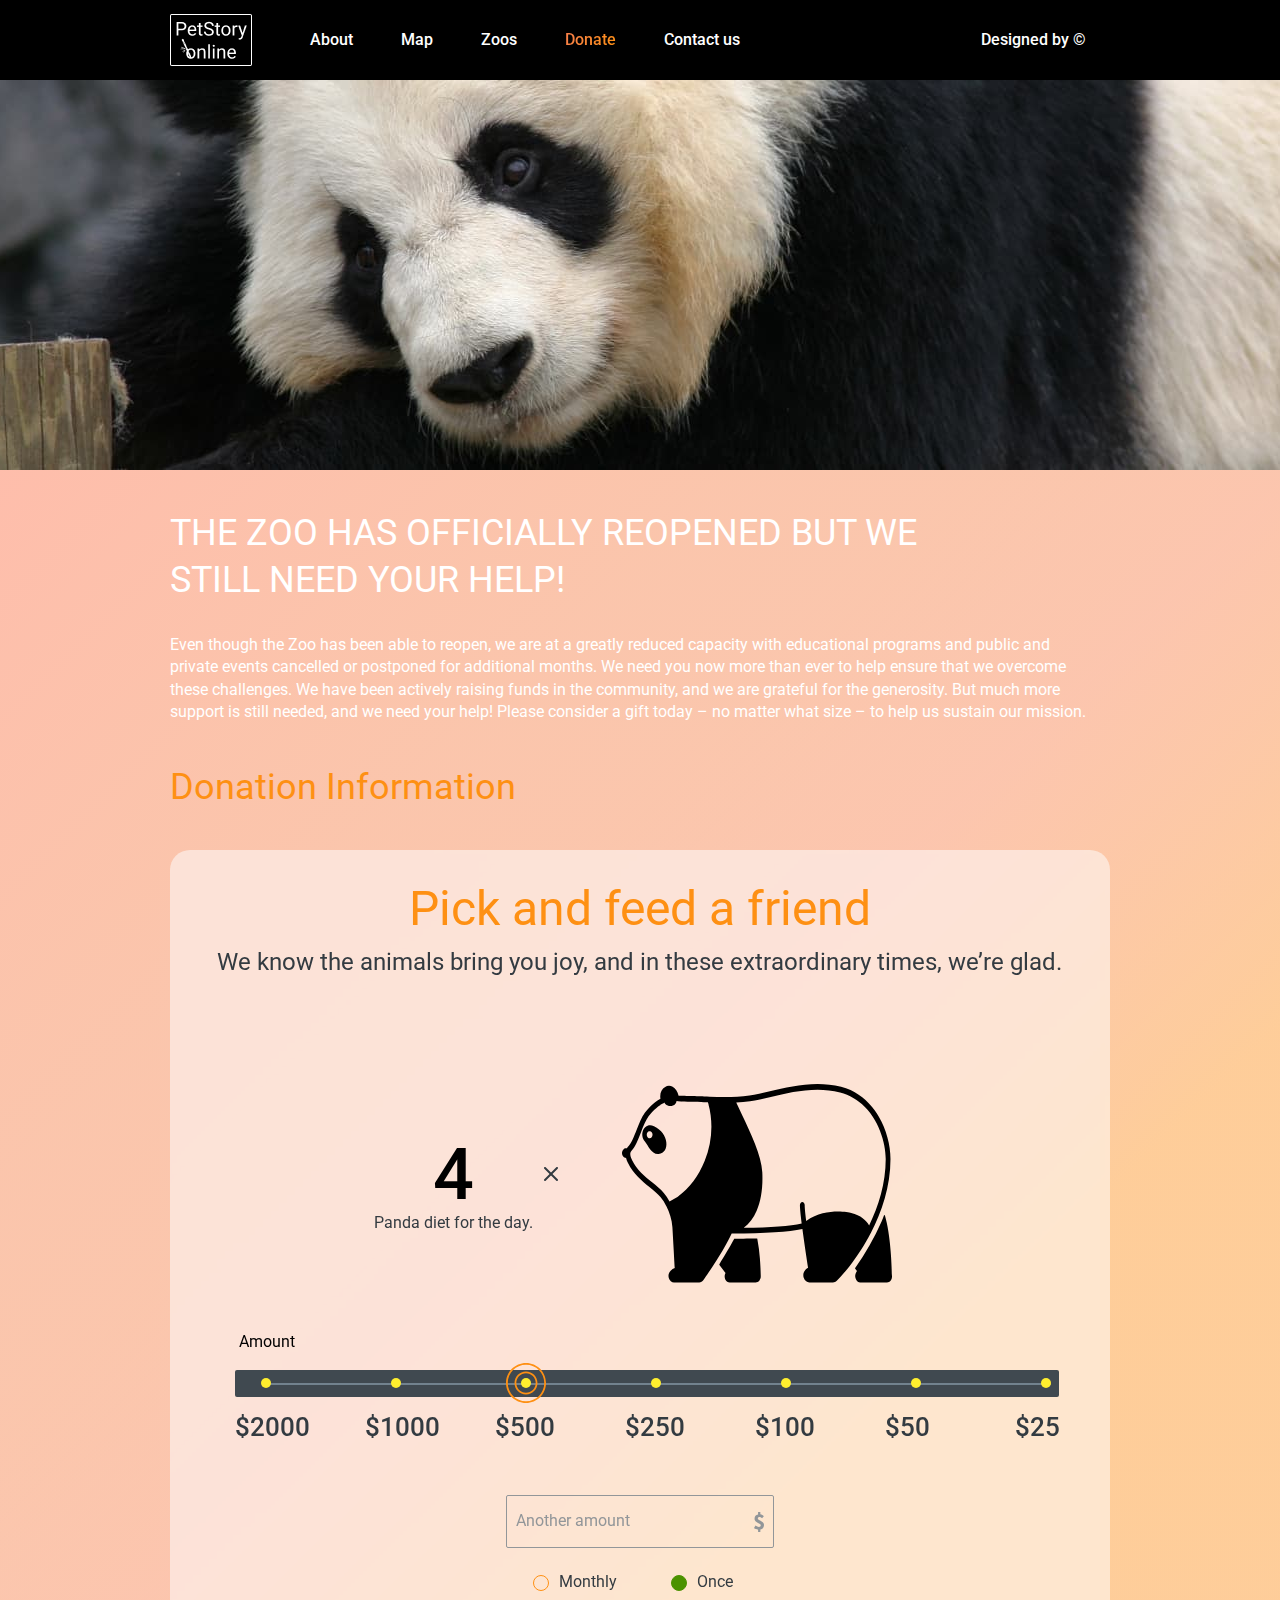
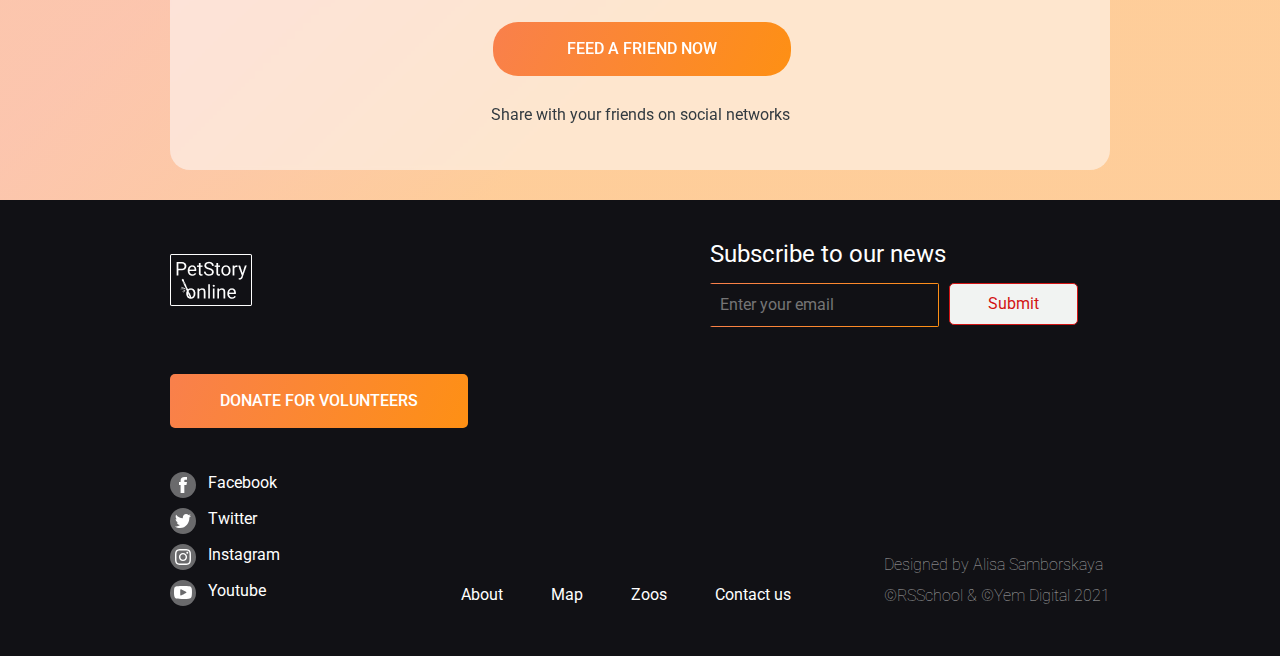
<file: pages/donate/index.html>
<!DOCTYPE html>
<html lang="en">
  <head>
    <meta charset="UTF-8" />
    <meta http-equiv="X-UA-Compatible" content="IE=edge" />
    <meta name="viewport" content="width=device-width, initial-scale=1.0" />
    <title>PetStory Online</title>
    <link rel="stylesheet" href="../../assets/stylesheets/normalize.css" />
    <link rel="stylesheet" href="../../assets/stylesheets/main.css" />
  </head>
  <body>
    <header class="header" id="page-head">
      <div class="container inner-header">
        <a href="../../pages/main/index.html">
          <div class="header-logo"></div>
        </a>
        <nav>
          <div class="header-item"><a href="../main/index.html">About</a></div>
          <div class="header-item"><a href="">Map</a></div>
          <div class="header-item"><a href="">Zoos</a></div>
          <div class="header-item">
            <a class="current-item">Donate</a>
          </div>
          <div class="header-item"><a href="">Contact us</a></div>
        </nav>

        <div class="header-item header-item-last">
          <a
            href="https://www.figma.com/file/jfEFwkXVj1WRq7sUHDr8os/PetStory-online">
            Designed by ©
          </a>
        </div>

        <div class="hamburger">
          <span class="hamburger-line"></span>
        </div>
      </div>
    </header>

    <h1 class="visually-hidden">PetStory online</h1>

    <section class="watch-online watch-online_donate"></section>

    <section class="pick-and-feed pick-and-feed_donate">
      <div class="donation-info container">
        <h2 class="donation-info__header">
          The zoo has officially reopened but we still need your help!
        </h2>

        <p class="donation-info__content">
          Even though the Zoo has been able to reopen, we are at a greatly
          reduced capacity with educational programs and public and private
          events cancelled or postponed for additional months. We need you now
          more than ever to help ensure that we overcome these challenges. We
          have been actively raising funds in the community, and we are grateful
          for the generosity. But much more support is still needed, and we need
          your help! Please consider a gift today – no matter what size – to
          help us sustain our mission.
        </p>

        <h3 class="donation-info__notice">Donation Information</h3>
      </div>

      <div class="info-field container">
        <div class="info-field__inner">
          <h2 class="info-field__inner-header">Pick and feed a friend</h2>

          <p class="info-field__inner-content">
            We know the animals bring you joy, and in these extraordinary times,
            we’re glad.
          </p>

          <div class="animal-diet">
            <div class="animal-diet__perday">
              <p class="animal-diet__perday_number">4</p>
              <p class="animal-diet__perday_text">Panda diet for the day.</p>
            </div>

            <img
              class="animal-diet__x"
              src="../../assets/icons/x_icon.svg"
              alt="" />

            <img
              class="animal-diet__icon"
              src="../../assets/icons/panda_widget1.svg"
              alt="" />
          </div>

          <div class="donation-block">
            <p class="donation-block-header">Amount</p>

            <form>
              <div class="radio-buttons">
                <div class="bckgrnd-line"></div>
                <input
                  type="radio"
                  id="first-1"
                  class="first-pos"
                  name="section-1"
                  value="0" />
                <label for="first-1">
                  <div class="first-sec"></div>
                  <span class="first-point"></span>
                </label>

                <input
                  type="radio"
                  id="second-1"
                  class="second-pos"
                  name="section-1"
                  value="1" />
                <label for="second-1">
                  <div class="second-sec"></div>
                  <span class="second-point"></span>
                </label>

                <input
                  type="radio"
                  id="third-1"
                  class="third-pos"
                  name="section-1"
                  value="2"
                  checked />
                <label for="third-1">
                  <div class="third-sec"></div>
                  <span class="third-point"></span>
                </label>

                <input
                  type="radio"
                  id="fourth-1"
                  class="fourth-pos"
                  name="section-1"
                  value="4" />
                <label for="fourth-1">
                  <div class="fourth-sec"></div>
                  <span class="fourth-point"></span>
                </label>

                <input
                  type="radio"
                  id="fifth-1"
                  class="fifth-pos"
                  name="section-1"
                  value="5" />
                <label for="fifth-1">
                  <div class="fifth-sec"></div>
                  <span class="fifth-point"></span>
                </label>

                <input
                  type="radio"
                  id="sixth-1"
                  class="sixth-pos"
                  name="section-1"
                  value="6" />
                <label for="sixth-1">
                  <div class="sixth-sec"></div>
                  <span class="sixth-point"></span>
                </label>

                <input
                  type="radio"
                  id="seventh-1"
                  class="seventh-pos"
                  name="section-1"
                  value="7" />
                <label for="seventh-1">
                  <div class="seventh-sec"></div>
                  <span class="seventh-point"></span>
                </label>

                <input
                  type="radio"
                  id="eighth-1"
                  class="eighth-pos"
                  name="section-1"
                  value="8" />
                <label for="eighth-1">
                  <div class="eighth-sec"></div>
                  <span class="eighth-point"></span>
                </label>

                <div class="slider">
                  <svg
                    width="40"
                    height="40"
                    viewBox="0 0 40 40"
                    fill="none"
                    xmlns="http://www.w3.org/2000/svg">
                    <path
                      fill-rule="evenodd"
                      clip-rule="evenodd"
                      d="M31.4774 19.9999C31.4774 26.3438 26.3443 31.4769 20.0004 31.4769C13.6566 31.4769 8.52344 26.3438 8.52344 19.9999C8.52344 13.6561 13.6566 8.52295 20.0004 8.52295C26.3443 8.52295 31.4774 13.6561 31.4774 19.9999ZM20.0004 10.3147C25.3757 10.3147 29.7341 14.6246 29.7341 19.9999C29.7341 25.3752 25.3757 29.7336 20.0004 29.7336C14.6251 29.7336 10.3152 25.3752 10.3152 19.9999C10.3152 14.6246 14.6251 10.3147 20.0004 10.3147Z"
                      fill="#FE9013" />
                    <path
                      fill-rule="evenodd"
                      clip-rule="evenodd"
                      d="M20 0C31.0412 0 40 8.95884 40 20C40 31.0412 31.0412 40 20 40C8.95884 40 0 31.0412 0 20C0 8.95884 8.95884 0 20 0ZM20 1.79177C30.0726 1.79177 38.2567 9.92736 38.2567 20C38.2567 30.0726 30.0726 38.2567 20 38.2567C9.92736 38.2567 1.79177 30.0726 1.79177 20C1.79177 9.92736 9.92736 1.79177 20 1.79177Z"
                      fill="#FE9013" />
                  </svg>
                </div>
              </div>
            </form>

            <div class="donation-amount">
              <p class="donation-amount__number">$5000</p>
              <p class="donation-amount__number">$2000</p>
              <p class="donation-amount__number">$1000</p>
              <p class="donation-amount__number">$500</p>
              <p class="donation-amount__number">$250</p>
              <p class="donation-amount__number">$100</p>
              <p class="donation-amount__number">$50</p>
              <p class="donation-amount__number">$25</p>
            </div>
          </div>

          <form class="amount-form">
            <section class="input-amount">
              <label>
                <input
                  type="number"
                  inputmode="numeric"
                  placeholder="Another amount"
                  onKeyUp="if(this.value>9999){this.value='9999';}else if(this.value<0){this.value='0';}" />
                <svg
                  class="input-currency"
                  width="10"
                  height="20"
                  viewBox="0 0 10 20"
                  fill="none"
                  xmlns="http://www.w3.org/2000/svg">
                  <path
                    d="M8.07792 6.25974C7.66234 5.87013 7.24675 5.58442 6.85714 5.37662C6.46753 5.19481 6.02597 5.09091 5.53247 5.09091C4.96104 5.09091 4.54545 5.22078 4.25974 5.45455C3.97403 5.68831 3.81818 6.07792 3.81818 6.5974C3.81818 6.96104 3.97403 7.2987 4.28571 7.53247C4.5974 7.79221 4.96104 8.02597 5.42857 8.25974C5.8961 8.49351 6.38961 8.72727 6.90909 8.98701C7.42857 9.24675 7.92208 9.53247 8.38961 9.8961C8.85714 10.2597 9.22078 10.6753 9.53247 11.1948C9.84416 11.7143 10 12.3377 10 13.0649C10 14.1818 9.68831 15.1429 9.09091 15.9481C8.49351 16.7532 7.55844 17.2727 6.36364 17.5584V20H4.1039V17.6623C3.42857 17.5844 2.7013 17.4026 1.94805 17.0909C1.19481 16.7792 0.545455 16.3896 0 15.8961L1.50649 13.5844C2.1039 14.026 2.67532 14.3636 3.19481 14.5974C3.74026 14.8312 4.28571 14.9351 4.83117 14.9351C5.48052 14.9351 5.97403 14.8052 6.25974 14.5455C6.57143 14.2857 6.72727 13.8701 6.72727 13.3247C6.72727 12.9091 6.57143 12.5714 6.25974 12.2857C5.94805 12 5.58442 11.7403 5.11688 11.4805C4.64935 11.2208 4.15584 10.961 3.63636 10.7013C3.11688 10.4416 2.62338 10.1299 2.15584 9.76623C1.68831 9.4026 1.32468 8.98701 1.01299 8.49351C0.701299 8 0.545455 7.42857 0.545455 6.72727C0.545455 5.58442 0.857143 4.62338 1.48052 3.87013C2.1039 3.11688 2.98701 2.62338 4.07792 2.41558V0H6.33766V2.36364C7.09091 2.46753 7.74026 2.7013 8.31169 3.03896C8.88312 3.37662 9.37662 3.79221 9.84416 4.28571L8.07792 6.25974Z"
                    fill="#929699" />
                </svg>
              </label>
            </section>
          </form>

          <form class="pick-frequency">
            <div class="pick-container">
              <div class="pick-radio">
                <input id="monthly" name="radio" type="radio" />
                <label for="monthly" class="pick-radio-label">Monthly</label>

                <input id="once" name="radio" type="radio" checked />
                <label for="once" class="pick-radio-label">Once</label>
              </div>
            </div>
          </form>

          <form class="pick-and-feed__button_donate">
            <button class="button feed-button">Feed a friend now</button>
          </form>

          <p class="donation-notice">
            Share with your friends on social networks
          </p>
        </div>
      </div>
    </section>

    <section class="footer">
      <div class="footer-container container">
        <div class="footer-info">
          <a href="#page-head">
            <div class="header-logo footer-logo"></div>
          </a>

          <form
            class="footer__button"
            action="../../pages/donate/index.html"
            target="_blank">
            <button class="button">Donate for volunteers</button>
          </form>

          <div class="footer-socials">
            <div class="footer-socials__el-wrapper">
              <a href="https://www.facebook.com/">
                <div class="footer-socials__el">
                  <svg
                    class="footer-socials__el-logo"
                    width="26"
                    height="26"
                    viewBox="0 0 26 26"
                    fill="none"
                    xmlns="http://www.w3.org/2000/svg">
                    <circle
                      cx="13"
                      cy="13"
                      r="13"
                      fill="#C4C4C4"
                      fill-opacity="0.5" />
                    <path
                      fill-rule="evenodd"
                      clip-rule="evenodd"
                      d="M17 7.75008H15.4C14.2983 7.75008 14.3334 8.14316 14.3334 8.8619V9.99991H17L16.4666 13H14.3334V21H10.6V13H9V9.99991H10.6V8.58692C10.6 6.33782 11.7974 5 14.6268 5H17V7.75008Z"
                      fill="white" />
                  </svg>
                  <p class="footer-socials__el-text">Facebook</p>
                </div>
              </a>
            </div>

            <div class="footer-socials__el-wrapper">
              <a href="https://www.twitter.com/">
                <div class="footer-socials__el">
                  <svg
                    class="footer-socials__el-logo"
                    width="26"
                    height="26"
                    viewBox="0 0 26 26"
                    fill="none"
                    xmlns="http://www.w3.org/2000/svg">
                    <circle
                      cx="13"
                      cy="13"
                      r="13"
                      fill="#C4C4C4"
                      fill-opacity="0.5" />
                    <path
                      fill-rule="evenodd"
                      clip-rule="evenodd"
                      d="M21 7.65713C20.4114 7.93821 19.7787 8.12837 19.1147 8.21377C19.7923 7.77623 20.313 7.08372 20.5579 6.25827C19.9237 6.6633 19.2211 6.95752 18.4734 7.11604C17.8747 6.42906 17.0216 6 16.0774 6C14.2646 6 12.7949 7.58227 12.7949 9.53414C12.7949 9.81108 12.8238 10.0809 12.8798 10.3397C10.1517 10.1923 7.73296 8.7851 6.11392 6.6467C5.83136 7.16877 5.66944 7.77589 5.66944 8.42363C5.66944 9.64979 6.24896 10.7316 7.12976 11.3655C6.59168 11.347 6.08544 11.1882 5.64304 10.9235C5.64272 10.938 5.64272 10.9529 5.64272 10.9677C5.64272 12.6802 6.77424 14.1086 8.27584 14.4334C8.00048 14.5142 7.7104 14.5576 7.41104 14.5576C7.19952 14.5576 6.99392 14.5353 6.79344 14.4939C7.2112 15.898 8.42336 16.92 9.85984 16.9485C8.73648 17.8964 7.32096 18.4615 5.78304 18.4615C5.51808 18.4615 5.2568 18.4447 5 18.412C6.45264 19.4148 8.17824 20 10.0318 20C16.0698 20 19.3715 14.6144 19.3715 9.94401C19.3715 9.79068 19.3683 9.63821 19.3621 9.4866C20.0035 8.98839 20.56 8.36589 21 7.65713Z"
                      fill="white" />
                  </svg>

                  <p class="footer-socials__el-text">Twitter</p>
                </div>
              </a>
            </div>

            <div class="footer-socials__el-wrapper">
              <a href="https://www.instagram.com/">
                <div class="footer-socials__el">
                  <svg
                    class="footer-socials__el-logo"
                    width="26"
                    height="26"
                    viewBox="0 0 26 26"
                    fill="none"
                    xmlns="http://www.w3.org/2000/svg">
                    <circle
                      cx="13"
                      cy="13"
                      r="13"
                      fill="#C4C4C4"
                      fill-opacity="0.5" />
                    <path
                      fill-rule="evenodd"
                      clip-rule="evenodd"
                      d="M9.70172 5.04829C8.8501 5.087 8.26863 5.22215 7.75974 5.42002C7.23357 5.62431 6.78768 5.89803 6.34294 6.34276C5.89791 6.78749 5.62447 7.23351 5.42017 7.75967C5.2223 8.26869 5.08701 8.85014 5.04829 9.7016C5.00929 10.5549 5 10.8272 5 13C5 15.1728 5.00929 15.4449 5.04829 16.2984C5.08701 17.1499 5.2223 17.7313 5.42017 18.24C5.62447 18.7662 5.89791 19.2125 6.34294 19.6571C6.78768 20.102 7.23357 20.3754 7.75974 20.58C8.26863 20.7779 8.8501 20.913 9.70172 20.9517C10.5551 20.9907 10.8274 21 13.0001 21C15.1729 21 15.4452 20.9907 16.2986 20.9517C17.15 20.913 17.7315 20.7779 18.2407 20.58C18.7664 20.3754 19.2127 20.102 19.6575 19.6571C20.1022 19.2125 20.3755 18.7662 20.5801 18.24C20.7778 17.7313 20.9133 17.1499 20.952 16.2984C20.991 15.4449 21 15.1728 21 13C21 10.8272 20.991 10.5549 20.952 9.7016C20.9133 8.85014 20.7778 8.26869 20.5801 7.75967C20.3755 7.23351 20.1022 6.78749 19.6575 6.34276C19.2127 5.89803 18.7664 5.62431 18.2407 5.42002C17.7315 5.22215 17.15 5.087 16.2986 5.04829C15.4452 5.00943 15.1729 5 13.0001 5C10.8274 5 10.5551 5.00943 9.70172 5.04829ZM9.76747 19.5116C8.98742 19.4761 8.56382 19.3461 8.28209 19.2364C7.9085 19.091 7.6422 18.9177 7.36218 18.6378C7.08216 18.358 6.90886 18.0915 6.76357 17.7181C6.65399 17.4362 6.52384 17.0126 6.48812 16.2326C6.44969 15.389 6.44141 15.1359 6.44141 12.9999C6.44141 10.8637 6.44969 10.6108 6.48812 9.76709C6.52384 8.9872 6.65399 8.56362 6.76357 8.28175C6.90886 7.90831 7.08216 7.64173 7.36218 7.36186C7.6422 7.08199 7.9085 6.90841 8.28209 6.76355C8.56382 6.65398 8.98742 6.52369 9.76747 6.48797C10.611 6.44954 10.8641 6.4414 13.0001 6.4414C15.1361 6.4414 15.3891 6.44954 16.233 6.48797C17.0128 6.52369 17.4364 6.65398 17.7184 6.76355C18.0918 6.90841 18.3583 7.08199 18.6382 7.36186C18.9182 7.64173 19.0913 7.90831 19.2366 8.28175C19.3462 8.56362 19.4765 8.9872 19.5122 9.76709C19.5507 10.6108 19.5585 10.8637 19.5585 12.9999C19.5585 15.1359 19.5507 15.389 19.5122 16.2326C19.4765 17.0126 19.3462 17.4362 19.2366 17.7181C19.0913 18.0915 18.9182 18.358 18.6382 18.6378C18.3583 18.9177 18.0918 19.091 17.7184 19.2364C17.4364 19.3461 17.0128 19.4761 16.233 19.5116C15.3894 19.5503 15.1364 19.5583 13.0001 19.5583C10.8641 19.5583 10.611 19.5503 9.76747 19.5116ZM16.3105 8.72943C16.3105 9.25945 16.7403 9.68947 17.2706 9.68947C17.8008 9.68947 18.2305 9.25945 18.2305 8.72943C18.2305 8.19913 17.8008 7.76954 17.2706 7.76954C16.7403 7.76954 16.3105 8.19913 16.3105 8.72943ZM8.8916 13.0002C8.8916 15.2691 10.731 17.1082 12.9999 17.1082C15.2689 17.1082 17.108 15.2691 17.108 13.0002C17.108 10.7312 15.2689 8.89203 12.9999 8.89203C10.731 8.89203 8.8916 10.7312 8.8916 13.0002ZM10.334 13.0001C10.334 11.5273 11.5278 10.3334 13.0006 10.3334C14.4734 10.3334 15.6673 11.5273 15.6673 13.0001C15.6673 14.473 14.4734 15.6668 13.0006 15.6668C11.5278 15.6668 10.334 14.473 10.334 13.0001Z"
                      fill="white" />
                  </svg>

                  <p class="footer-socials__el-text">Instagram</p>
                </div>
              </a>
            </div>

            <div class="footer-socials__el-wrapper">
              <a href="https://www.youtube.com/">
                <div class="footer-socials__el">
                  <svg
                    class="footer-socials__el-logo"
                    width="26"
                    height="26"
                    viewBox="0 0 26 26"
                    fill="none"
                    xmlns="http://www.w3.org/2000/svg">
                    <circle
                      cx="13"
                      cy="13"
                      r="13"
                      fill="#C4C4C4"
                      fill-opacity="0.5" />
                    <path
                      fill-rule="evenodd"
                      clip-rule="evenodd"
                      d="M16.0062 11.7728L11.4938 9.51719C11.4938 9.51719 10.2404 8.94726 10.2404 10.0186V15.031C10.2404 15.031 10.2636 15.7955 11.4938 15.2815C12.3498 14.9237 16.0062 13.0258 16.0062 13.0258C16.0062 13.0258 16.9391 12.4282 16.0062 11.7728ZM21.5213 16.7852C20.9624 18.3749 19.7669 18.5797 18.7637 18.7901C17.2852 19.1002 7.77237 19.0612 6.22922 18.5394C5.26706 18.2141 4.67503 18.0741 4.22386 15.7827C3.93499 14.3165 3.91592 10.003 4.22386 8.51494C4.52204 7.07408 5.27096 6.39753 6.73067 6.25928C10.6515 5.88785 17.205 5.94029 19.265 6.25928C21.1748 6.55486 21.5739 7.69385 21.772 8.76545C22.0927 10.5004 22.1304 15.0524 21.5213 16.7852Z"
                      fill="white" />
                  </svg>

                  <p class="footer-socials__el-text">Youtube</p>
                </div>
              </a>
            </div>
          </div>
        </div>

        <div class="footer-navigation">
          <div class="footer-navigation__el">
            <a class="footer-navigation__text" href="../main/index.html">
              About
            </a>
          </div>

          <div class="footer-navigation__el">
            <a class="footer-navigation__text" href="">Map</a>
          </div>

          <div class="footer-navigation__el">
            <a class="footer-navigation__text" href="">Zoos</a>
          </div>

          <div class="footer-navigation__el">
            <a class="footer-navigation__text" href="">Contact us</a>
          </div>
        </div>

        <div class="footer-other">
          <div class="footer-subscription">
            <p>Subscribe to our news</p>

            <form class="footer-subscription__form">
              <div class="subscription__form-border">
                <input
                  type="email"
                  placeholder="Enter your email"
                  pattern="a-zA-Z0-9.-_]{1,}@[a-zA-Z.-]{2,}[.]{1}[a-zA-Z]{2,}"
                  required />
              </div>
              <button type="submit" class="button footer-subscription__button">
                Submit
              </button>
            </form>
          </div>

          <div class="footer__copyright">
            <p>Designed by Alisa Samborskaya</p>
            <p>©RSSchool & ©Yem Digital 2021</p>
          </div>
        </div>
      </div>
    </section>
  </body>
</html>
</file>
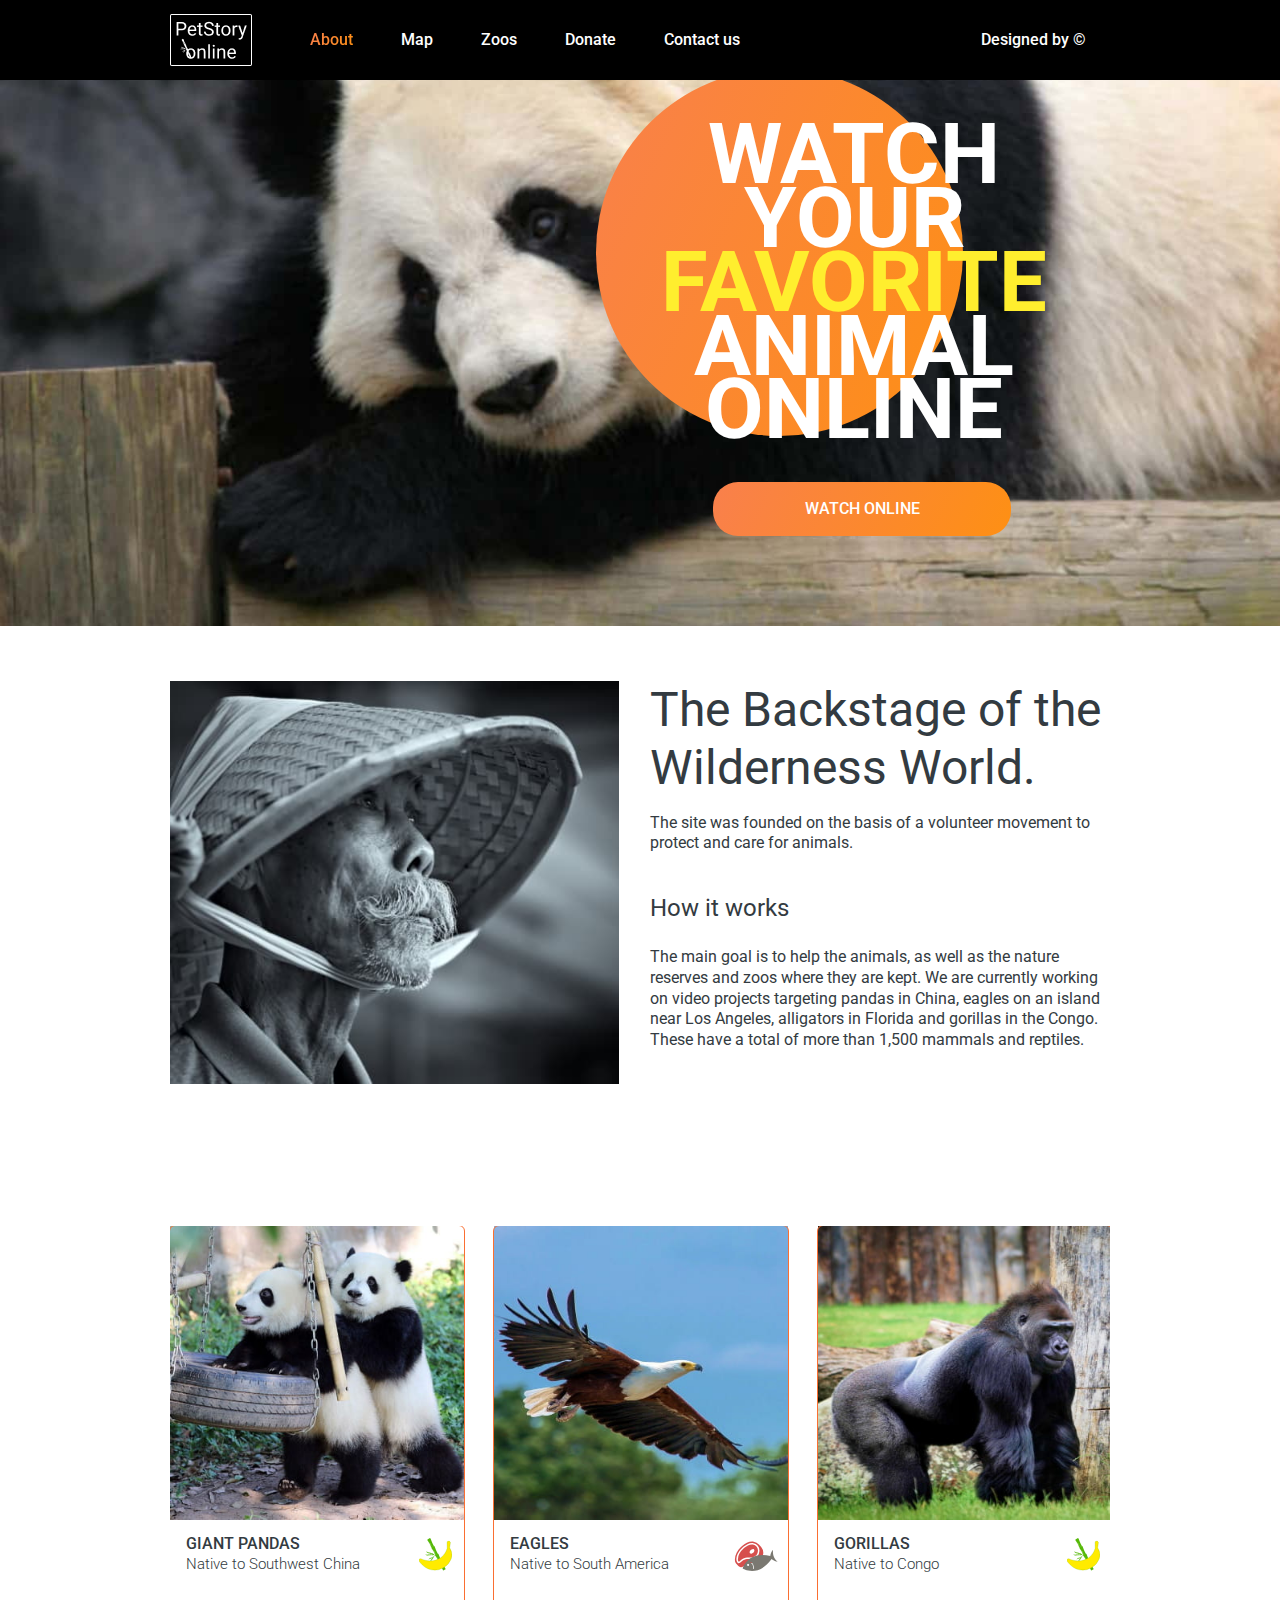
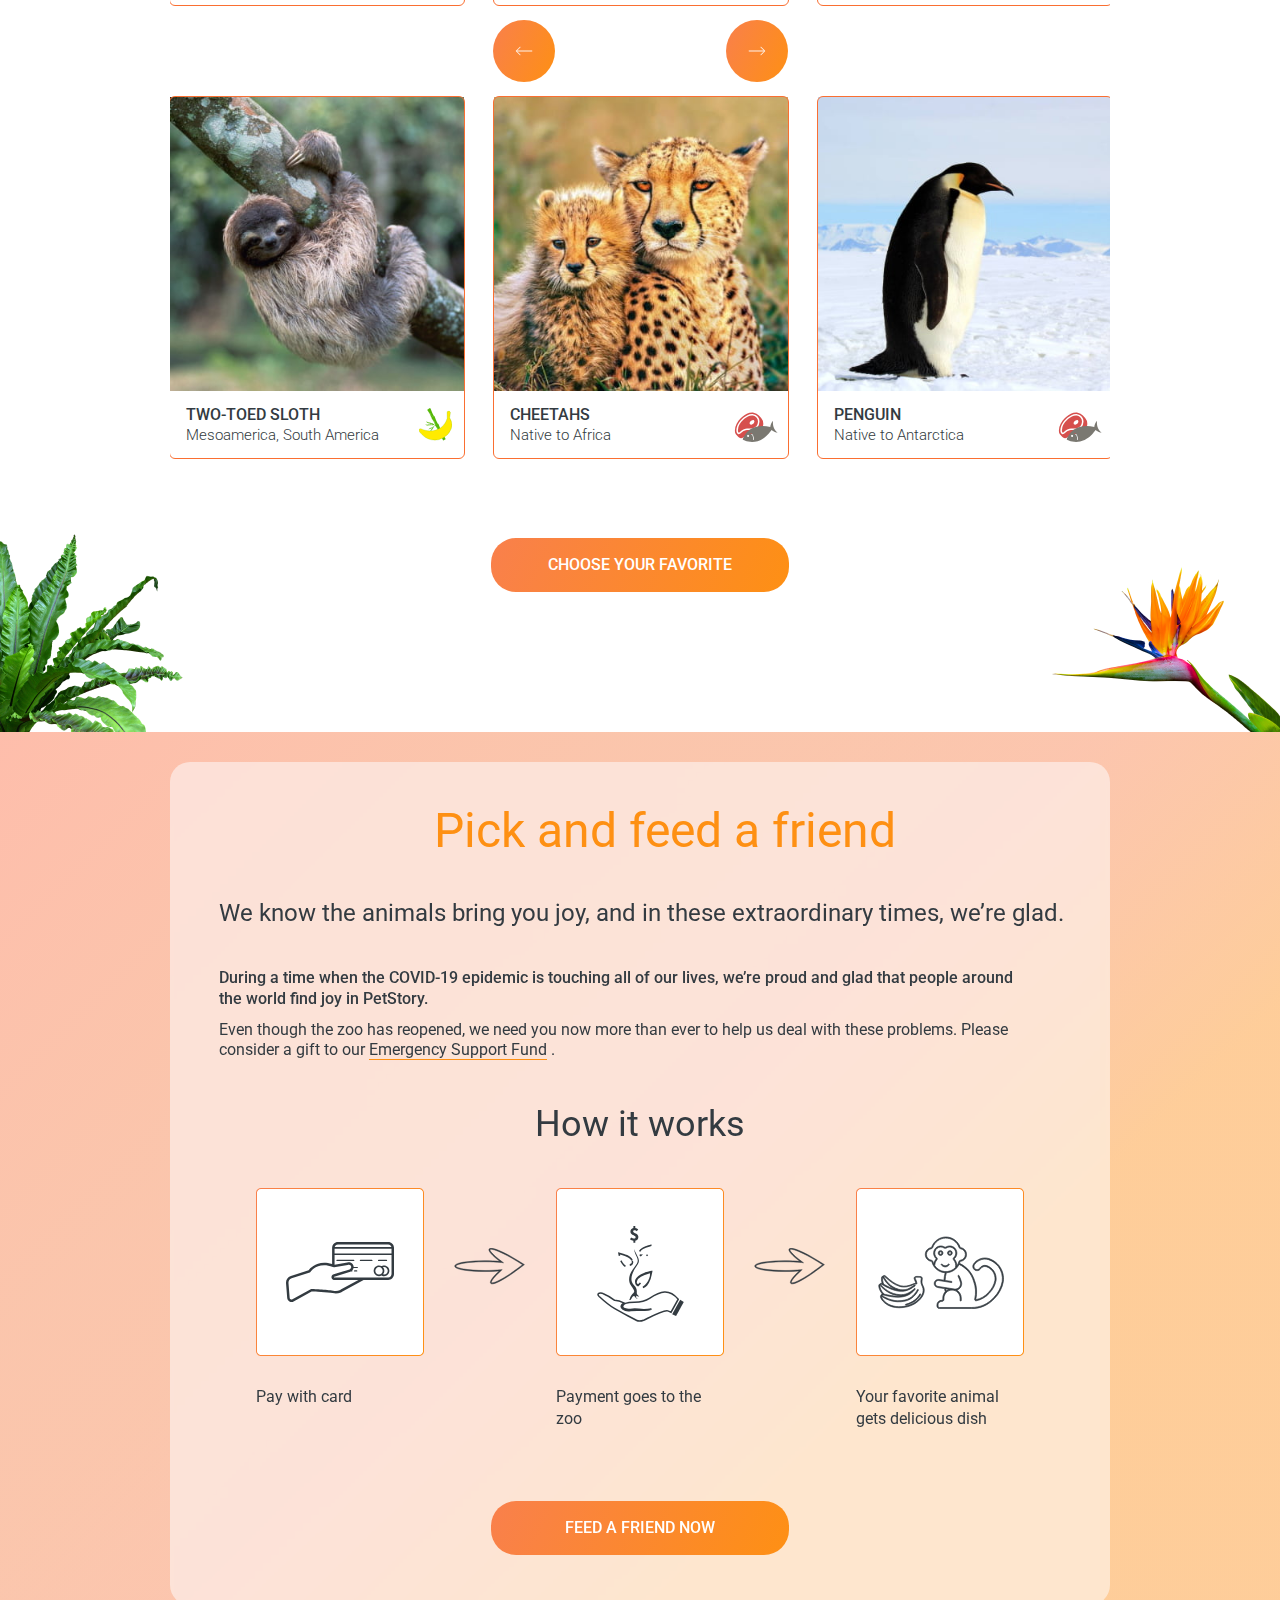
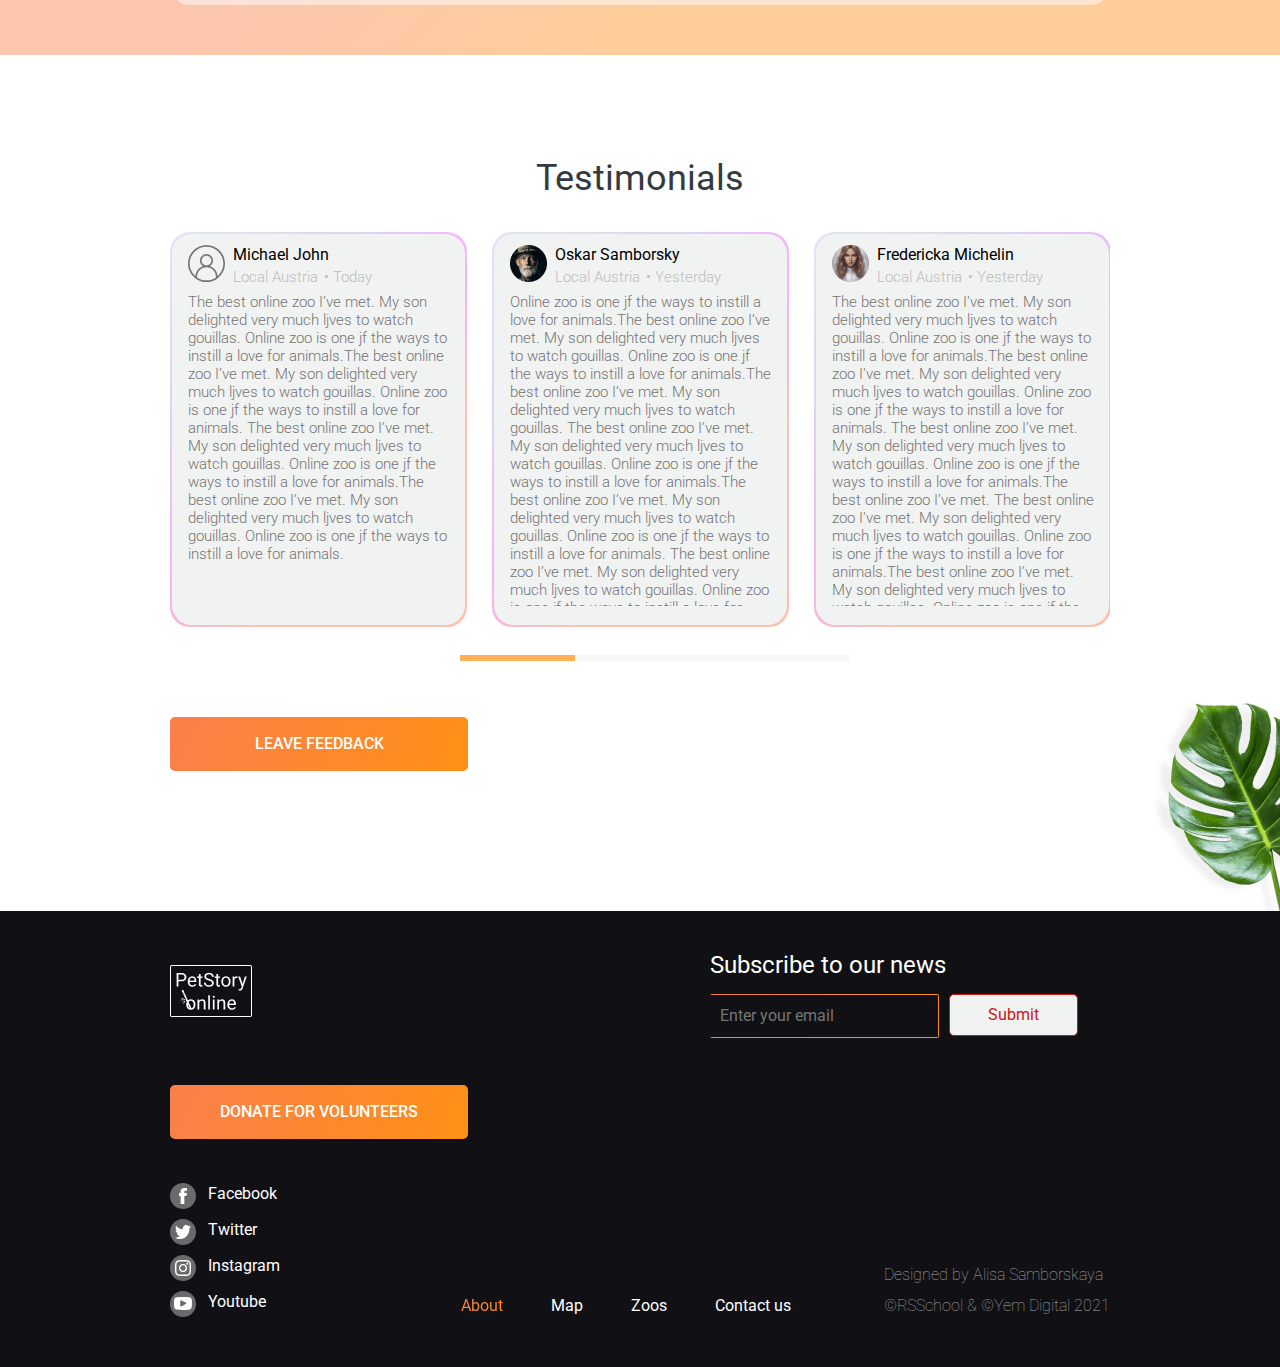
<file: pages/main/index.html>
<!DOCTYPE html>
<html lang="en">
  <head>
    <meta charset="UTF-8" />
    <meta http-equiv="X-UA-Compatible" content="IE=edge" />
    <meta name="viewport" content="width=device-width, initial-scale=1.0" />
    <title>PetStory Online</title>
    <link rel="stylesheet" href="../../assets/stylesheets/normalize.css" />
    <link rel="stylesheet" href="../../assets/stylesheets/main.css" />
  </head>
  <body>
    <header class="header" id="page-head">
      <div class="container inner-header">
        <a href="../../pages/main/index.html">
          <div class="header-logo"></div>
        </a>
        <nav>
          <div class="header-item"><a class="current-item">About</a></div>
          <div class="header-item"><a href="">Map</a></div>
          <div class="header-item"><a href="">Zoos</a></div>
          <div class="header-item">
            <a href="../../pages/donate/index.html">Donate</a>
          </div>
          <div class="header-item"><a href="">Contact us</a></div>
        </nav>

        <div class="header-item header-item-last">
          <a
            href="https://www.figma.com/file/jfEFwkXVj1WRq7sUHDr8os/PetStory-online">
            Designed by ©
          </a>
        </div>

        <div class="hamburger">
          <span class="hamburger-line"></span>
        </div>
      </div>
    </header>

    <h1 class="visually-hidden">PetStory online</h1>

    <section class="watch-online">
      <div class="container watch-online-container">
        <div class="watch-online__ellipse"></div>
        <h2>
          Watch your
          <span>favorite</span>
          animal online
        </h2>
        <button class="button watch-online__button">Watch online</button>
      </div>
    </section>

    <section class="the-backstage">
      <div class="container the-backstage-inner">
        <img
          class="the-backstage__img"
          src="../../assets/images/bamboo-cap.jpg"
          alt="an old Chinese man in a
          bamboo hat"
          width="609"
          height="403" />

        <div class="the-backstage__info">
          <h2>The Backstage of the Wilderness World.</h2>
          <p>
            The site was founded on the basis of a volunteer movement to protect
            and care for animals.
          </p>
          <h3>How it works</h3>
          <p class="info__content">
            The main goal is to help the animals, as well as the nature reserves
            and zoos where they are kept. We are currently working on video
            projects targeting pandas in China, eagles on an island near Los
            Angeles, alligators in Florida and gorillas in the Congo. These have
            a total of more than 1,500 mammals and reptiles.
          </p>
        </div>
      </div>
    </section>

    <section class="pets">
      <div class="button-container container">
        <div class="pets-inner container">
          <div class="pets-container">
            <div class="pets-container__item">
              <div class="pets-popup-mask"></div>
              <img
                class="pets-container__item-picture"
                src="../../assets/images/pets-panda.jpg"
                alt="pandas"
                width="366"
                height="366" />

              <div class="pets-container__item-info">
                <div class="pets-container__item-info_desc">
                  <p class="pets-container__item-info_name">Giant pandas</p>
                  <p class="pets-container__item-info_location">
                    Native to Southwest China
                  </p>
                </div>
                <img
                  src="../../assets/icons/banana-bamboo_icon.svg"
                  alt=""
                  width="33"
                  height="37" />
              </div>
              <div class="pets_popup_container">
                <p class="popup__name">Giant Pandas</p>
                <p class="popup__location">China</p>
                <button class="popup__button">Watch online</button>
              </div>
            </div>

            <div class="pets-container__item">
              <div class="pets-popup-mask"></div>

              <img
                class="pets-container__item-picture"
                src="../../assets/images/pets-eagle.jpg"
                alt="eagle"
                width="366"
                height="366" />

              <div class="pets-container__item-info">
                <div class="pets-container__item-info_desc">
                  <p class="pets-container__item-info_name">Eagles</p>
                  <p class="pets-container__item-info_location">
                    Native to South America
                  </p>
                </div>
                <img
                  src="../../assets/icons/meat-fish_icon.svg"
                  alt=""
                  width="48"
                  height="38" />
              </div>
              <div class="pets_popup_container">
                <p class="popup__name">Eagles</p>
                <p class="popup__location">South America</p>
                <button class="popup__button">Watch online</button>
              </div>
            </div>

            <div class="pets-container__item">
              <div class="pets-popup-mask"></div>

              <img
                class="pets-container__item-picture"
                src="../../assets/images/pets-gorilla.jpg"
                alt="gorilla"
                width="366"
                height="366" />

              <div class="pets-container__item-info">
                <div class="pets-container__item-info_desc">
                  <p class="pets-container__item-info_name">Gorillas</p>
                  <p class="pets-container__item-info_location">
                    Native to Congo
                  </p>
                </div>
                <img
                  src="../../assets/icons/banana-bamboo_icon.svg"
                  alt=""
                  width="33"
                  height="37" />
              </div>
              <div class="pets_popup_container">
                <p class="popup__name">Gorillas</p>
                <p class="popup__location">Congo</p>
                <button class="popup__button">Watch online</button>
              </div>
            </div>

            <div class="pets-container__item">
              <div class="pets-popup-mask"></div>

              <img
                class="pets-container__item-picture"
                src="../../assets/images/pets-alligator.jpg"
                alt="gorilla"
                width="366"
                height="366" />

              <div class="pets-container__item-info">
                <div class="pets-container__item-info_desc">
                  <p class="pets-container__item-info_name">Alligators</p>
                  <p class="pets-container__item-info_location">
                    Native to Southeastern United States
                  </p>
                </div>
                <img
                  src="../../assets/icons/meat-fish_icon.svg"
                  alt=""
                  width="33"
                  height="37" />
              </div>
              <div class="pets_popup_container">
                <p class="popup__name">Alligators</p>
                <p class="popup__location">South America</p>
                <button class="popup__button">Watch online</button>
              </div>
            </div>

            <div class="pets-container__item">
              <div class="pets-popup-mask"></div>

              <img
                class="pets-container__item-picture"
                src="../../assets/images/pets-sloth.jpg"
                alt="two toed sloth"
                width="366"
                height="366" />

              <div class="pets-container__item-info">
                <div class="pets-container__item-info_desc">
                  <p class="pets-container__item-info_name">Two-toed sloth</p>
                  <p class="pets-container__item-info_location">
                    Mesoamerica, South America
                  </p>
                </div>
                <img
                  src="../../assets/icons/banana-bamboo_icon.svg"
                  alt=""
                  width="33"
                  height="37" />
              </div>
              <div class="pets_popup_container">
                <p class="popup__name">Two-toed sloth</p>
                <p class="popup__location">South America</p>
                <button class="popup__button">Watch online</button>
              </div>
            </div>

            <div class="pets-container__item">
              <div class="pets-popup-mask"></div>

              <img
                class="pets-container__item-picture"
                src="../../assets/images/pets-cheetah.jpg"
                alt="cheetahs"
                width="366"
                height="366" />

              <div class="pets-container__item-info">
                <div class="pets-container__item-info_desc">
                  <p class="pets-container__item-info_name">Cheetahs</p>
                  <p class="pets-container__item-info_location">
                    Native to Africa
                  </p>
                </div>
                <img
                  src="../../assets/icons/meat-fish_icon.svg"
                  alt=""
                  width="48"
                  height="38" />
              </div>

              <div class="pets_popup_container">
                <p class="popup__name">Cheetahs</p>
                <p class="popup__location">Africa</p>
                <button class="popup__button">Watch online</button>
              </div>
            </div>

            <div class="pets-container__item">
              <div class="pets-popup-mask"></div>

              <img
                class="pets-container__item-picture"
                src="../../assets/images/pets-penguin.jpg"
                alt="penguin"
                width="366"
                height="366" />

              <div class="pets-container__item-info">
                <div class="pets-container__item-info_desc">
                  <p class="pets-container__item-info_name">Penguin</p>
                  <p class="pets-container__item-info_location">
                    Native to Antarctica
                  </p>
                </div>
                <img
                  src="../../assets/icons/meat-fish_icon.svg"
                  alt=""
                  width="48"
                  height="38" />
              </div>
              <div class="pets_popup_container">
                <p class="popup__name">Penguin</p>
                <p class="popup__location">Antarctica</p>
                <button class="popup__button">Watch online</button>
              </div>
            </div>

            <div class="pets-container__item">
              <div class="pets-popup-mask"></div>

              <img
                class="pets-container__item-picture"
                src="../../assets/images/pets-gorilla_2.jpg"
                alt="gorilla"
                width="366"
                height="366" />

              <div class="pets-container__item-info">
                <div class="pets-container__item-info_desc">
                  <p class="pets-container__item-info_name">Gorillas</p>
                  <p class="pets-container__item-info_location">
                    Native to Congo
                  </p>
                </div>
                <img
                  src="../../assets/icons/banana-bamboo_icon.svg"
                  alt=""
                  width="33"
                  height="37" />
              </div>
              <div class="pets_popup_container">
                <p class="popup__name">Gorillas</p>
                <p class="popup__location">Congo</p>
                <button class="popup__button">Watch online</button>
              </div>
            </div>
          </div>

          <button class="button pets__button">Choose your favorite</button>
        </div>
        <button class="pets__arrow-left">
          <svg
            width="18"
            height="10"
            viewBox="0 0 18 10"
            fill="none"
            xmlns="http://www.w3.org/2000/svg">
            <path
              d="M5.00202 9.10791L5.10646 9.20923L5.2109 9.10791L5.35106 8.97193L5.46204 8.86427L5.35106 8.75661L1.74949 5.26276L17 5.26276H17.15V5.11276V4.92044V4.77044H17L1.74986 4.77044L5.35107 1.27659L5.46204 1.16893L5.35106 1.06127L5.2109 0.925298L5.10646 0.823971L5.00201 0.925298L0.895554 4.90913L0.784573 5.0168L0.895559 5.12446L5.00202 9.10791Z"
              fill="white"
              stroke="white"
              stroke-width="0.3" />
          </svg>
        </button>

        <button class="pets__arrow-right">
          <svg
            width="18"
            height="10"
            viewBox="0 0 18 10"
            fill="none"
            xmlns="http://www.w3.org/2000/svg">
            <path
              d="M12.998 0.892334L12.8935 0.791016L12.7891 0.892338L12.6489 1.02831L12.538 1.13598L12.6489 1.24364L16.2505 4.73748H1H0.85V4.88748V5.07981V5.22981H1H16.2501L12.6489 8.72365L12.538 8.83131L12.6489 8.93897L12.7891 9.07495L12.8935 9.17627L12.998 9.07495L17.1044 5.09111L17.2154 4.98345L17.1044 4.87578L12.998 0.892334Z"
              fill="white"
              stroke="white"
              stroke-width="0.3" />
          </svg>
        </button>
      </div>
    </section>

    <section class="pick-and-feed">
      <div class="info-field container">
        <div class="info-field__text">
          <h2 class="info-field__text_title">Pick and feed a friend</h2>
          <p class="info-field__text_subtitle">
            We know the animals bring you joy, and in these extraordinary times,
            we’re glad.
          </p>
          <p class="info-field__text_warning">
            During a time when the COVID-19 epidemic is touching all of our
            lives, we’re proud and glad that people around the world find joy in
            PetStory.
          </p>
          <p class="info-field__text_content">
            Even though the zoo has reopened, we need you now more than ever to
            help us deal with these problems. Please consider a gift to our
            <a href="../../pages/donate/index.html">Emergency Support Fund</a>
            .
          </p>
        </div>

        <h3>How it works</h3>

        <div class="pick-and-feed__container">
          <div class="container__item">
            <div class="item__square">
              <img
                class="item__icon-pay"
                src="../../assets/icons/pay.svg"
                alt="" />
            </div>

            <p>Pay with card</p>
          </div>

          <object
            class="pick-and-feed__arrow"
            type="image/svg+xml"
            data="../../assets/icons/how-it-works-arrow.svg">
            <img src="../../assets/icons/how-it-works-arrow.svg" />
          </object>

          <object
            class="pick-and-feed__arrow_tablet-first"
            type="image/svg+xml"
            data="../../assets/icons/how-it-works-arrow_tablet.svg">
            <img src="../../assets/icons/how-it-works-arrow.svg" />
          </object>

          <div class="container__item">
            <div class="item__square">
              <img
                class="item__icon-zoo"
                src="../../assets/icons/zoo.svg"
                alt="" />
            </div>
            <p>Payment goes to the zoo</p>
          </div>

          <object
            class="pick-and-feed__arrow"
            type="image/svg+xml"
            data="../../assets/icons/how-it-works-arrow.svg">
            <img src="../../assets/icons/how-it-works-arrow.svg" />
          </object>

          <object
            class="pick-and-feed__arrow_tablet-second"
            type="image/svg+xml"
            data="../../assets/icons/how-it-works-arrow_tablet.svg">
            <img src="../../assets/icons/how-it-works-arrow.svg" />
          </object>

          <div class="container__item">
            <div class="item__square">
              <img
                class="item__icon-anml"
                src="../../assets/icons/monkey.svg"
                alt="" />
            </div>

            <p>Your favorite animal gets delicious dish</p>
          </div>
        </div>

        <form
          class="pick-and-feed__button"
          action="../../pages/donate/index.html"
          target="_blank">
          <button class="button">Feed a friend now</button>
        </form>
      </div>
    </section>

    <section class="testimonials">
      <div class="testimonials-wrapper container">
        <h2>Testimonials</h2>

        <div class="testimonials-container">
          <div class="testimonials-item__border">
            <div class="testimonials-item">
              <div class="testimonials-user">
                <img
                  class="testimonials-user__pic"
                  src="../../assets/icons/user_icon.svg"
                  alt=""
                  width="37"
                  height="37" />

                <div class="testimonials-user__info">
                  <p class="testimonials-user__name">Michael John</p>
                  <p class="testimonials-user__location">Local Austria</p>
                  <p class="testimonials-user__time">• Today</p>
                </div>
              </div>

              <p class="testimonials-content">
                The best online zoo I’ve met. My son delighted very much ljves
                to watch gouillas. Online zoo is one jf the ways to instill a
                love for animals.The best online zoo I’ve met. My son delighted
                very much ljves to watch gouillas. Online zoo is one jf the ways
                to instill a love for animals. The best online zoo I’ve met. My
                son delighted very much ljves to watch gouillas. Online zoo is
                one jf the ways to instill a love for animals.The best online
                zoo I’ve met. My son delighted very much ljves to watch
                gouillas. Online zoo is one jf the ways to instill a love for
                animals.
              </p>
            </div>
          </div>

          <div class="testimonials-item__border">
            <div class="testimonials-item">
              <div class="testimonials-user">
                <img
                  class="testimonials-user__pic"
                  src="../../assets/icons/user2_icon.png"
                  alt=""
                  width="37"
                  height="37" />

                <div class="testimonials-user__info">
                  <p class="testimonials-user__name">Oskar Samborsky</p>
                  <p class="testimonials-user__location">Local Austria</p>
                  <p class="testimonials-user__time">• Yesterday</p>
                </div>
              </div>

              <p class="testimonials-content">
                Online zoo is one jf the ways to instill a love for animals.The
                best online zoo I’ve met. My son delighted very much ljves to
                watch gouillas. Online zoo is one jf the ways to instill a love
                for animals.The best online zoo I’ve met. My son delighted very
                much ljves to watch gouillas. The best online zoo I’ve met. My
                son delighted very much ljves to watch gouillas. Online zoo is
                one jf the ways to instill a love for animals.The best online
                zoo I’ve met. My son delighted very much ljves to watch
                gouillas. Online zoo is one jf the ways to instill a love for
                animals. The best online zoo I’ve met. My son delighted very
                much ljves to watch gouillas. Online zoo is one jf the ways to
                instill a love for animals.The best online zoo I’ve met. My son
                delighted very much ljves to watch gouillas. Online zoo is one
                jf the ways to instill a love for animals.
              </p>
            </div>
          </div>

          <div class="testimonials-item__border">
            <div class="testimonials-item">
              <div class="testimonials-user">
                <img
                  class="testimonials-user__pic"
                  src="../../assets/icons/user3_icon.png"
                  alt=""
                  width="37"
                  height="37" />

                <div class="testimonials-user__info">
                  <p class="testimonials-user__name">Fredericka Michelin</p>
                  <p class="testimonials-user__location">Local Austria</p>
                  <p class="testimonials-user__time">• Yesterday</p>
                </div>
              </div>

              <p class="testimonials-content">
                The best online zoo I’ve met. My son delighted very much ljves
                to watch gouillas. Online zoo is one jf the ways to instill a
                love for animals.The best online zoo I’ve met. My son delighted
                very much ljves to watch gouillas. Online zoo is one jf the ways
                to instill a love for animals. The best online zoo I’ve met. My
                son delighted very much ljves to watch gouillas. Online zoo is
                one jf the ways to instill a love for animals.The best online
                zoo I’ve met. The best online zoo I’ve met. My son delighted
                very much ljves to watch gouillas. Online zoo is one jf the ways
                to instill a love for animals.The best online zoo I’ve met. My
                son delighted very much ljves to watch gouillas. Online zoo is
                one jf the ways to instill a love for animals.
              </p>
            </div>
          </div>

          <div class="testimonials-item__border">
            <div class="testimonials-item">
              <div class="testimonials-user">
                <img
                  class="testimonials-user__pic"
                  src="../../assets/icons/user4_icon.png"
                  alt=""
                  width="37"
                  height="37" />

                <div class="testimonials-user__info">
                  <p class="testimonials-user__name">Mila Riksha</p>
                  <p class="testimonials-user__location">Local Austria</p>
                  <p class="testimonials-user__time">• Yesterday</p>
                </div>
              </div>

              <p class="testimonials-content">
                My son delighted very much ljves to watch gouillas. Online zoo
                is one jf the ways to instill a love for animals.The best online
                zoo I’ve met. My son delighted very much ljves to watch
                gouillas. Online zoo is one jf the ways to instill a love for
                animals.The best online zoo I’ve met. My son delighted very much
                ljves to watch gouillas. Online zoo is one jf the ways to
                instill a love for animals.The best online zoo I’ve met. My son
                delighted very much ljves to watch gouillas. The best online zoo
                I’ve met. My son delighted very much ljves to watch gouillas.
                Online zoo is one jf the ways to instill a love for animals.The
                best online zoo I’ve met. My son delighted very much ljves to
                watch gouillas. Online zoo is one jf the ways to instill a love
                for animals.
              </p>
            </div>
          </div>
        </div>

        <div class="testimonials-scroll">
          <input
            type="range"
            min="1"
            max="16"
            value="1"
            class="testimonials__slider" />
        </div>

        <button class="button testimonials__button">Leave feedback</button>
      </div>
    </section>

    <section class="footer">
      <div class="footer-container container">
        <div class="footer-info">
          <a href="#page-head">
            <div class="header-logo footer-logo"></div>
          </a>

          <form
            class="footer__button"
            action="../../pages/donate/index.html"
            target="_blank">
            <button class="button">Donate for volunteers</button>
          </form>

          <div class="footer-socials">
            <div class="footer-socials__el-wrapper">
              <a href="https://www.facebook.com/">
                <div class="footer-socials__el">
                  <svg
                    class="footer-socials__el-logo"
                    width="26"
                    height="26"
                    viewBox="0 0 26 26"
                    fill="none"
                    xmlns="http://www.w3.org/2000/svg">
                    <circle
                      cx="13"
                      cy="13"
                      r="13"
                      fill="#C4C4C4"
                      fill-opacity="0.5" />
                    <path
                      fill-rule="evenodd"
                      clip-rule="evenodd"
                      d="M17 7.75008H15.4C14.2983 7.75008 14.3334 8.14316 14.3334 8.8619V9.99991H17L16.4666 13H14.3334V21H10.6V13H9V9.99991H10.6V8.58692C10.6 6.33782 11.7974 5 14.6268 5H17V7.75008Z"
                      fill="white" />
                  </svg>
                  <p class="footer-socials__el-text">Facebook</p>
                </div>
              </a>
            </div>

            <div class="footer-socials__el-wrapper">
              <a href="https://www.twitter.com/">
                <div class="footer-socials__el">
                  <svg
                    class="footer-socials__el-logo"
                    width="26"
                    height="26"
                    viewBox="0 0 26 26"
                    fill="none"
                    xmlns="http://www.w3.org/2000/svg">
                    <circle
                      cx="13"
                      cy="13"
                      r="13"
                      fill="#C4C4C4"
                      fill-opacity="0.5" />
                    <path
                      fill-rule="evenodd"
                      clip-rule="evenodd"
                      d="M21 7.65713C20.4114 7.93821 19.7787 8.12837 19.1147 8.21377C19.7923 7.77623 20.313 7.08372 20.5579 6.25827C19.9237 6.6633 19.2211 6.95752 18.4734 7.11604C17.8747 6.42906 17.0216 6 16.0774 6C14.2646 6 12.7949 7.58227 12.7949 9.53414C12.7949 9.81108 12.8238 10.0809 12.8798 10.3397C10.1517 10.1923 7.73296 8.7851 6.11392 6.6467C5.83136 7.16877 5.66944 7.77589 5.66944 8.42363C5.66944 9.64979 6.24896 10.7316 7.12976 11.3655C6.59168 11.347 6.08544 11.1882 5.64304 10.9235C5.64272 10.938 5.64272 10.9529 5.64272 10.9677C5.64272 12.6802 6.77424 14.1086 8.27584 14.4334C8.00048 14.5142 7.7104 14.5576 7.41104 14.5576C7.19952 14.5576 6.99392 14.5353 6.79344 14.4939C7.2112 15.898 8.42336 16.92 9.85984 16.9485C8.73648 17.8964 7.32096 18.4615 5.78304 18.4615C5.51808 18.4615 5.2568 18.4447 5 18.412C6.45264 19.4148 8.17824 20 10.0318 20C16.0698 20 19.3715 14.6144 19.3715 9.94401C19.3715 9.79068 19.3683 9.63821 19.3621 9.4866C20.0035 8.98839 20.56 8.36589 21 7.65713Z"
                      fill="white" />
                  </svg>

                  <p class="footer-socials__el-text">Twitter</p>
                </div>
              </a>
            </div>

            <div class="footer-socials__el-wrapper">
              <a href="https://www.instagram.com/">
                <div class="footer-socials__el">
                  <svg
                    class="footer-socials__el-logo"
                    width="26"
                    height="26"
                    viewBox="0 0 26 26"
                    fill="none"
                    xmlns="http://www.w3.org/2000/svg">
                    <circle
                      cx="13"
                      cy="13"
                      r="13"
                      fill="#C4C4C4"
                      fill-opacity="0.5" />
                    <path
                      fill-rule="evenodd"
                      clip-rule="evenodd"
                      d="M9.70172 5.04829C8.8501 5.087 8.26863 5.22215 7.75974 5.42002C7.23357 5.62431 6.78768 5.89803 6.34294 6.34276C5.89791 6.78749 5.62447 7.23351 5.42017 7.75967C5.2223 8.26869 5.08701 8.85014 5.04829 9.7016C5.00929 10.5549 5 10.8272 5 13C5 15.1728 5.00929 15.4449 5.04829 16.2984C5.08701 17.1499 5.2223 17.7313 5.42017 18.24C5.62447 18.7662 5.89791 19.2125 6.34294 19.6571C6.78768 20.102 7.23357 20.3754 7.75974 20.58C8.26863 20.7779 8.8501 20.913 9.70172 20.9517C10.5551 20.9907 10.8274 21 13.0001 21C15.1729 21 15.4452 20.9907 16.2986 20.9517C17.15 20.913 17.7315 20.7779 18.2407 20.58C18.7664 20.3754 19.2127 20.102 19.6575 19.6571C20.1022 19.2125 20.3755 18.7662 20.5801 18.24C20.7778 17.7313 20.9133 17.1499 20.952 16.2984C20.991 15.4449 21 15.1728 21 13C21 10.8272 20.991 10.5549 20.952 9.7016C20.9133 8.85014 20.7778 8.26869 20.5801 7.75967C20.3755 7.23351 20.1022 6.78749 19.6575 6.34276C19.2127 5.89803 18.7664 5.62431 18.2407 5.42002C17.7315 5.22215 17.15 5.087 16.2986 5.04829C15.4452 5.00943 15.1729 5 13.0001 5C10.8274 5 10.5551 5.00943 9.70172 5.04829ZM9.76747 19.5116C8.98742 19.4761 8.56382 19.3461 8.28209 19.2364C7.9085 19.091 7.6422 18.9177 7.36218 18.6378C7.08216 18.358 6.90886 18.0915 6.76357 17.7181C6.65399 17.4362 6.52384 17.0126 6.48812 16.2326C6.44969 15.389 6.44141 15.1359 6.44141 12.9999C6.44141 10.8637 6.44969 10.6108 6.48812 9.76709C6.52384 8.9872 6.65399 8.56362 6.76357 8.28175C6.90886 7.90831 7.08216 7.64173 7.36218 7.36186C7.6422 7.08199 7.9085 6.90841 8.28209 6.76355C8.56382 6.65398 8.98742 6.52369 9.76747 6.48797C10.611 6.44954 10.8641 6.4414 13.0001 6.4414C15.1361 6.4414 15.3891 6.44954 16.233 6.48797C17.0128 6.52369 17.4364 6.65398 17.7184 6.76355C18.0918 6.90841 18.3583 7.08199 18.6382 7.36186C18.9182 7.64173 19.0913 7.90831 19.2366 8.28175C19.3462 8.56362 19.4765 8.9872 19.5122 9.76709C19.5507 10.6108 19.5585 10.8637 19.5585 12.9999C19.5585 15.1359 19.5507 15.389 19.5122 16.2326C19.4765 17.0126 19.3462 17.4362 19.2366 17.7181C19.0913 18.0915 18.9182 18.358 18.6382 18.6378C18.3583 18.9177 18.0918 19.091 17.7184 19.2364C17.4364 19.3461 17.0128 19.4761 16.233 19.5116C15.3894 19.5503 15.1364 19.5583 13.0001 19.5583C10.8641 19.5583 10.611 19.5503 9.76747 19.5116ZM16.3105 8.72943C16.3105 9.25945 16.7403 9.68947 17.2706 9.68947C17.8008 9.68947 18.2305 9.25945 18.2305 8.72943C18.2305 8.19913 17.8008 7.76954 17.2706 7.76954C16.7403 7.76954 16.3105 8.19913 16.3105 8.72943ZM8.8916 13.0002C8.8916 15.2691 10.731 17.1082 12.9999 17.1082C15.2689 17.1082 17.108 15.2691 17.108 13.0002C17.108 10.7312 15.2689 8.89203 12.9999 8.89203C10.731 8.89203 8.8916 10.7312 8.8916 13.0002ZM10.334 13.0001C10.334 11.5273 11.5278 10.3334 13.0006 10.3334C14.4734 10.3334 15.6673 11.5273 15.6673 13.0001C15.6673 14.473 14.4734 15.6668 13.0006 15.6668C11.5278 15.6668 10.334 14.473 10.334 13.0001Z"
                      fill="white" />
                  </svg>

                  <p class="footer-socials__el-text">Instagram</p>
                </div>
              </a>
            </div>

            <div class="footer-socials__el-wrapper">
              <a href="https://www.youtube.com/">
                <div class="footer-socials__el">
                  <svg
                    class="footer-socials__el-logo"
                    width="26"
                    height="26"
                    viewBox="0 0 26 26"
                    fill="none"
                    xmlns="http://www.w3.org/2000/svg">
                    <circle
                      cx="13"
                      cy="13"
                      r="13"
                      fill="#C4C4C4"
                      fill-opacity="0.5" />
                    <path
                      fill-rule="evenodd"
                      clip-rule="evenodd"
                      d="M16.0062 11.7728L11.4938 9.51719C11.4938 9.51719 10.2404 8.94726 10.2404 10.0186V15.031C10.2404 15.031 10.2636 15.7955 11.4938 15.2815C12.3498 14.9237 16.0062 13.0258 16.0062 13.0258C16.0062 13.0258 16.9391 12.4282 16.0062 11.7728ZM21.5213 16.7852C20.9624 18.3749 19.7669 18.5797 18.7637 18.7901C17.2852 19.1002 7.77237 19.0612 6.22922 18.5394C5.26706 18.2141 4.67503 18.0741 4.22386 15.7827C3.93499 14.3165 3.91592 10.003 4.22386 8.51494C4.52204 7.07408 5.27096 6.39753 6.73067 6.25928C10.6515 5.88785 17.205 5.94029 19.265 6.25928C21.1748 6.55486 21.5739 7.69385 21.772 8.76545C22.0927 10.5004 22.1304 15.0524 21.5213 16.7852Z"
                      fill="white" />
                  </svg>

                  <p class="footer-socials__el-text">Youtube</p>
                </div>
              </a>
            </div>
          </div>
        </div>

        <div class="footer-navigation">
          <div class="footer-navigation__el">
            <a class="footer-navigation__text current-item" href="#page-head">
              About
            </a>
          </div>

          <div class="footer-navigation__el">
            <a class="footer-navigation__text" href="">Map</a>
          </div>

          <div class="footer-navigation__el">
            <a class="footer-navigation__text" href="">Zoos</a>
          </div>

          <div class="footer-navigation__el">
            <a class="footer-navigation__text" href="">Contact us</a>
          </div>
        </div>

        <div class="footer-other">
          <div class="footer-subscription">
            <p>Subscribe to our news</p>

            <form class="footer-subscription__form">
              <div class="subscription__form-border">
                <input
                  type="email"
                  placeholder="Enter your email"
                  pattern="a-zA-Z0-9.-_]{1,}@[a-zA-Z.-]{2,}[.]{1}[a-zA-Z]{2,}"
                  required />
              </div>
              <button type="submit" class="button footer-subscription__button">
                Submit
              </button>
            </form>
          </div>

          <div class="footer__copyright">
            <p>Designed by Alisa Samborskaya</p>
            <p>©RSSchool & ©Yem Digital 2021</p>
          </div>
        </div>
      </div>
    </section>
  </body>
</html>
</file>
